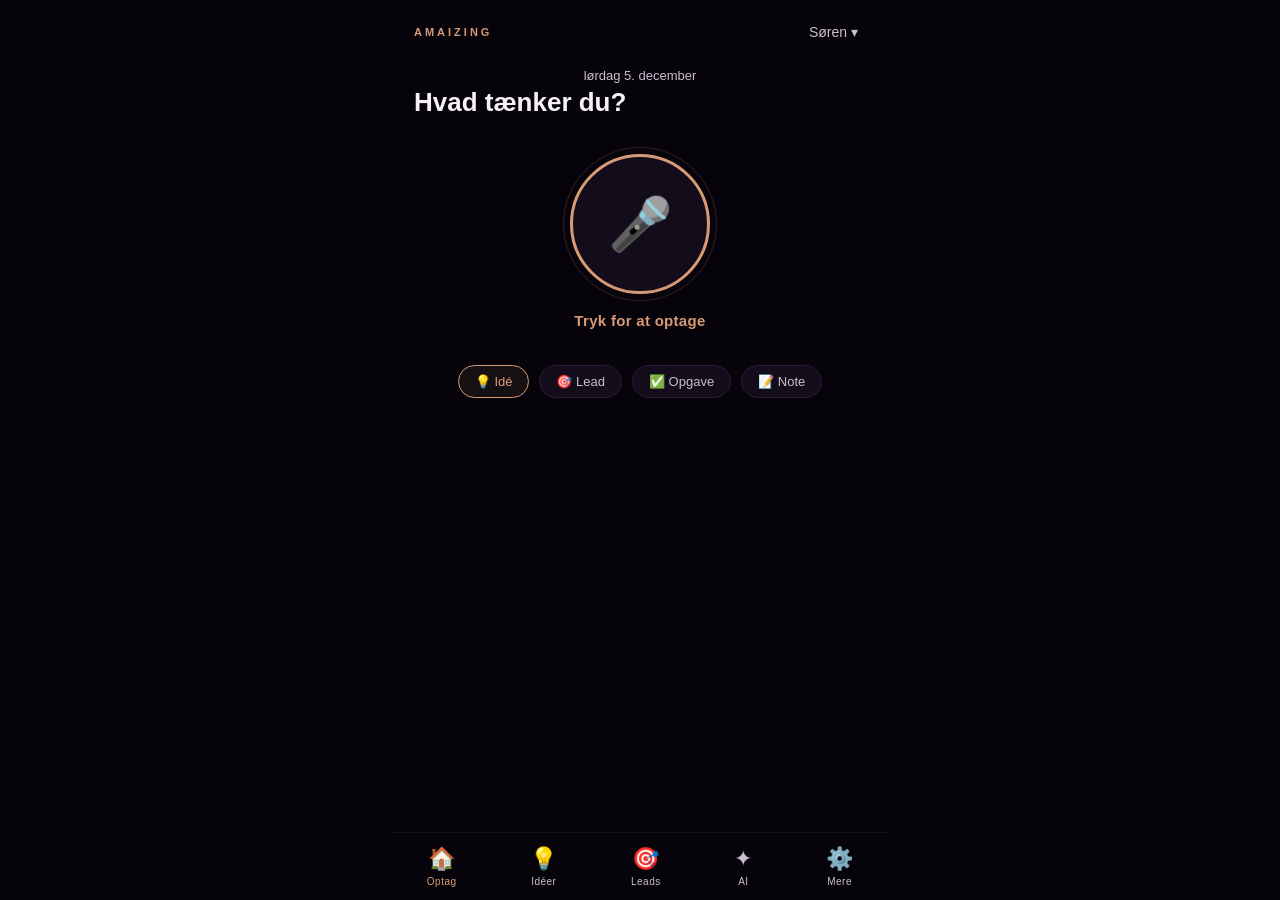
<file: amaizing-cockpit-v2.html>
<!DOCTYPE html>
<html lang="da">
<head>
  <meta charset="UTF-8">
  <meta name="viewport" content="width=device-width, initial-scale=1.0, maximum-scale=1.0">
  <meta name="theme-color" content="#06040a">
  <title>Amaizing Cockpit v2</title>
  <style>
*, *::before, *::after { box-sizing: border-box; margin: 0; padding: 0; }
:root {
  --bg: #06040a; --panel: #130c1b; --panel2: #1a1024;
  --copper: #d89a74; --copper-light: #f1c5a7; --white: #f5f1f7;
  --muted: #c9bfce; --purple: #7b3bb5; --danger: #e05555;
  --success: #5ab85a; --radius: 12px; --nav-height: 68px;
}
html, body { height: 100%; background: var(--bg); color: var(--white); font-family: -apple-system, BlinkMacSystemFont, 'Segoe UI', sans-serif; -webkit-font-smoothing: antialiased; font-size: 16px; }
#app { display: flex; flex-direction: column; min-height: calc(100vh - var(--nav-height)); padding-bottom: var(--nav-height); }
.app-header { display: flex; justify-content: space-between; align-items: center; padding: 20px 24px 8px; }
.logo { font-size: 11px; font-weight: 700; letter-spacing: 3px; color: var(--copper); }
.author-btn { background: none; border: none; color: var(--muted); font-size: 14px; cursor: pointer; padding: 4px 8px; }
.screen { display: none; padding: 16px 24px; flex: 1; }
.screen.active { display: block; }
.screen-greeting { color: var(--muted); font-size: 13px; margin-bottom: 4px; text-align: center; }
.screen-title { font-size: 26px; font-weight: 700; margin-bottom: 36px; }
.capture-area { display: flex; flex-direction: column; align-items: center; margin-bottom: 36px; }
.record-btn { width: 140px; height: 140px; border-radius: 50%; border: 3px solid var(--copper); background: var(--panel); font-size: 52px; cursor: pointer; transition: all 0.2s; margin-bottom: 18px; position: relative; display: flex; align-items: center; justify-content: center; }
.record-btn::before { content: ''; position: absolute; inset: -10px; border-radius: 50%; border: 1px solid rgba(216,154,116,0.2); pointer-events: none; }
.record-btn.recording { border-color: var(--danger); background: #1a0808; box-shadow: 0 0 40px rgba(224,85,85,0.3); }
.record-hint { color: var(--copper); font-size: 15px; font-weight: 600; letter-spacing: 0.3px; }
.record-timer { color: var(--muted); font-size: 16px; margin-top: 10px; }
.waveform { display: flex; align-items: center; gap: 4px; height: 36px; margin-top: 14px; }
.waveform span { width: 4px; background: var(--danger); border-radius: 2px; animation: wave 0.8s ease-in-out infinite alternate; }
.waveform span:nth-child(1){height:8px;animation-delay:0.0s}.waveform span:nth-child(2){height:22px;animation-delay:0.1s}.waveform span:nth-child(3){height:14px;animation-delay:0.2s}.waveform span:nth-child(4){height:30px;animation-delay:0.3s}.waveform span:nth-child(5){height:18px;animation-delay:0.4s}.waveform span:nth-child(6){height:26px;animation-delay:0.3s}.waveform span:nth-child(7){height:10px;animation-delay:0.2s}.waveform span:nth-child(8){height:24px;animation-delay:0.1s}.waveform span:nth-child(9){height:16px;animation-delay:0.0s}
@keyframes wave { from{transform:scaleY(0.5)} to{transform:scaleY(1.0)} }
.category-chips { display: flex; gap: 10px; flex-wrap: wrap; justify-content: center; margin-bottom: 24px; }
.chip { background: var(--panel); border: 1.5px solid #2a1e38; border-radius: 24px; padding: 8px 16px; color: var(--muted); font-size: 13px; cursor: pointer; transition: all 0.15s; }
.chip.active { border-color: var(--copper); color: var(--copper); background: rgba(216,154,116,0.08); }
.transcript-preview { background: var(--panel); border-radius: var(--radius); padding: 18px; margin-bottom: 16px; }
.transcript-text { color: var(--white); font-size: 16px; line-height: 1.6; margin-bottom: 16px; }
.transcript-actions { display: flex; gap: 10px; }
.btn-save { flex: 1; background: var(--copper); color: var(--bg); border: none; border-radius: 10px; padding: 13px; font-size: 15px; font-weight: 700; cursor: pointer; }
.btn-discard { background: var(--panel2); color: var(--muted); border: none; border-radius: 10px; padding: 13px 18px; font-size: 15px; cursor: pointer; }
.last-capture { background: var(--panel); border-left: 4px solid var(--purple); border-radius: 0 var(--radius) var(--radius) 0; padding: 14px; }
.ideas-header { display: flex; justify-content: space-between; align-items: center; margin-bottom: 16px; }
.btn-new-idea { background: var(--copper); color: var(--bg); border: none; border-radius: 8px; padding: 8px 16px; font-size: 13px; font-weight: 700; cursor: pointer; }
.filter-tabs { display: flex; gap: 14px; border-bottom: 1px solid var(--panel); padding-bottom: 12px; margin-bottom: 16px; overflow-x: auto; scrollbar-width: none; }
.filter-tab { background: none; border: none; color: var(--muted); font-size: 13px; cursor: pointer; white-space: nowrap; padding-bottom: 4px; border-bottom: 2px solid transparent; }
.filter-tab.active { color: var(--copper); border-bottom-color: var(--copper); }
.idea-card { background: var(--panel); border-radius: var(--radius); padding: 16px; margin-bottom: 12px; border-left: 4px solid var(--muted); position: relative; }
.idea-card[data-category="idea"]{border-left-color:var(--copper)}.idea-card[data-category="lead"]{border-left-color:var(--purple)}.idea-card[data-category="task"]{border-left-color:var(--success)}.idea-card[data-category="note"]{border-left-color:var(--muted)}
.idea-card-meta { display: flex; justify-content: space-between; align-items: center; margin-bottom: 10px; }
.idea-category-chip { font-size: 11px; background: var(--panel2); border-radius: 5px; padding: 4px 10px; color: var(--muted); }
.idea-date { font-size: 11px; color: var(--muted); }
.idea-text { font-size: 15px; font-weight: 500; color: var(--white); line-height: 1.55; margin-bottom: 8px; }
.idea-author { font-size: 12px; color: var(--muted); }
.idea-author-soren { color: var(--copper); } .idea-author-rooba { color: var(--purple); }
.idea-delete { position: absolute; top: 14px; right: 14px; background: none; border: none; color: var(--muted); font-size: 18px; cursor: pointer; opacity: 0; transition: opacity 0.15s; line-height: 1; }
.idea-card:hover .idea-delete { opacity: 1; }
.bottom-nav { position: fixed; bottom: 0; left: 0; right: 0; height: var(--nav-height); background: var(--bg); border-top: 1px solid var(--panel); display: flex; justify-content: space-around; align-items: center; z-index: 100; }
.nav-btn { background: none; border: none; color: var(--muted); font-size: 22px; display: flex; flex-direction: column; align-items: center; gap: 4px; cursor: pointer; padding: 8px 20px; transition: color 0.15s; }
.nav-btn.active { color: var(--copper); }
.nav-btn span { font-size: 10px; letter-spacing: 0.5px; }
.settings-section { margin-bottom: 28px; }
.settings-label { color: var(--muted); font-size: 11px; letter-spacing: 1.5px; text-transform: uppercase; margin-bottom: 14px; display: block; }
.author-options { display: flex; gap: 12px; }
.author-option { flex: 1; background: var(--panel); border: 1.5px solid #2a1e38; border-radius: 10px; padding: 16px; color: var(--muted); font-size: 15px; cursor: pointer; text-align: center; transition: all 0.15s; }
.author-option.active { border-color: var(--copper); color: var(--copper); background: rgba(216,154,116,0.06); }
.settings-input { width: 100%; background: var(--panel2); border: 1.5px solid #2a1e38; border-radius: 8px; padding: 10px 12px; color: var(--white); font-size: 14px; outline: none; }
.settings-input:focus { border-color: var(--copper); }
.toast { position: fixed; bottom: calc(var(--nav-height) + 20px); left: 50%; transform: translateX(-50%); background: var(--panel); color: var(--white); padding: 12px 24px; border-radius: 12px; font-size: 14px; z-index: 200; border: 1px solid var(--copper); white-space: nowrap; transition: opacity 0.3s; }
.hidden { display: none !important; }
/* AI */
.screen-ai { display: none; flex-direction: column; padding: 0; height: calc(100vh - var(--nav-height)); }
.screen-ai.active { display: flex; }
.ai-context-bar { display: flex; gap: 8px; padding: 12px 16px 6px; border-bottom: 1px solid rgba(255,255,255,0.06); align-items: center; }
.ai-ctx-btn { background: none; border: 1.5px solid transparent; border-radius: 20px; padding: 5px 14px; color: var(--muted); font-size: 12px; font-weight: 600; cursor: pointer; transition: all 0.15s; }
.ai-ctx-btn.active { border-color: var(--copper); color: var(--copper); }
.ai-clear-btn { margin-left: auto; background: none; border: none; color: var(--muted); font-size: 18px; cursor: pointer; }
.ai-provider-bar { display: flex; gap: 6px; padding: 8px 16px 6px; border-bottom: 1px solid rgba(255,255,255,0.06); }
.ai-provider-btn { flex: 1; padding: 7px 4px; border-radius: 8px; border: 1.5px solid transparent; background: var(--panel2); color: var(--muted); font-size: 11px; font-weight: 600; letter-spacing: 0.5px; cursor: pointer; transition: all 0.15s; }
.ai-provider-btn[data-provider="auto"].active { border-color: var(--copper); color: var(--copper); }
.ai-provider-btn[data-provider="claude"].active { border-color: #d89a74; color: #d89a74; }
.ai-provider-btn[data-provider="openai"].active { border-color: #10a37f; color: #10a37f; }
.ai-provider-btn[data-provider="perplexity"].active { border-color: #20b2aa; color: #20b2aa; }
.ai-messages { flex: 1; overflow-y: auto; padding: 16px; display: flex; flex-direction: column; gap: 12px; }
.ai-welcome { display: flex; flex-direction: column; align-items: center; justify-content: center; flex: 1; padding: 40px 20px; text-align: center; }
.ai-welcome-logo { width: 56px; height: 56px; border-radius: 50%; background: var(--panel); border: 2px solid var(--copper); display: flex; align-items: center; justify-content: center; font-size: 22px; font-weight: 700; color: var(--copper); margin-bottom: 16px; }
.ai-welcome-text { font-size: 18px; font-weight: 600; color: var(--white); margin-bottom: 8px; }
.ai-welcome-sub { font-size: 13px; color: var(--muted); }
.ai-msg { display: flex; flex-direction: column; max-width: 88%; }
.ai-msg--user { align-self: flex-end; }
.ai-msg--ai { align-self: flex-start; }
.ai-bubble { padding: 12px 16px; border-radius: 16px; font-size: 15px; line-height: 1.6; }
.ai-msg--user .ai-bubble { background: var(--copper); color: var(--bg); border-radius: 16px 16px 4px 16px; }
.ai-msg--ai .ai-bubble { background: var(--panel); color: var(--white); border-radius: 16px 16px 16px 4px; border: 1px solid rgba(255,255,255,0.06); }
.ai-bubble h2,.ai-bubble h3{margin:10px 0 4px;font-size:14px}.ai-bubble p{margin:6px 0}.ai-bubble ul{margin:6px 0 6px 16px}.ai-bubble li{margin:3px 0}.ai-bubble pre{background:rgba(0,0,0,0.4);border-radius:6px;padding:10px;margin:8px 0;overflow-x:auto}.ai-bubble code{font-family:monospace;font-size:12px}.ai-bubble strong{color:var(--white)}
.ai-msg-meta { display: flex; align-items: center; gap: 8px; margin-top: 4px; padding: 0 4px; }
.ai-model-tag { font-size: 10px; border: 1px solid; border-radius: 4px; padding: 2px 6px; }
.ai-msg-meta span { font-size: 10px; color: var(--muted); }
.ai-typing { display: flex; gap: 5px; align-items: center; padding: 4px 0; }
.ai-typing span { width: 7px; height: 7px; border-radius: 50%; background: var(--muted); animation: bounce 1.2s infinite; }
.ai-typing span:nth-child(2){animation-delay:0.2s}.ai-typing span:nth-child(3){animation-delay:0.4s}
@keyframes bounce { 0%,80%,100%{transform:scale(0.8);opacity:0.4} 40%{transform:scale(1.1);opacity:1} }
.ai-input-area { padding: 10px 16px 12px; border-top: 1px solid rgba(255,255,255,0.06); }
.ai-input-row { display: flex; gap: 8px; align-items: flex-end; }
.ai-textarea { flex: 1; background: var(--panel2); border: 1.5px solid rgba(255,255,255,0.1); border-radius: 12px; padding: 10px 14px; color: var(--white); font-size: 15px; resize: none; outline: none; max-height: 120px; line-height: 1.5; }
.ai-textarea:focus { border-color: var(--copper); }
.ai-mic-btn,.ai-send-btn { width: 40px; height: 40px; border-radius: 50%; border: none; cursor: pointer; font-size: 16px; display: flex; align-items: center; justify-content: center; flex-shrink: 0; }
.ai-mic-btn { background: var(--panel2); color: var(--muted); }
.ai-mic-btn.recording { background: var(--danger); color: var(--white); }
.ai-send-btn { background: var(--copper); color: var(--bg); font-weight: 700; }
.ai-send-btn:disabled { opacity: 0.4; cursor: default; }
.ai-status-row { display: flex; align-items: center; gap: 8px; min-height: 18px; margin-top: 4px; }
.ai-model-badge { font-size: 11px; color: var(--muted); }
/* API-nøgle blok */
.api-key-block { border: 1px solid rgba(255,255,255,0.08); border-radius: 10px; padding: 14px; margin-bottom: 12px; }
.api-key-block .provider-label { font-size: 11px; font-weight: 700; letter-spacing: 1px; margin-bottom: 8px; }
.api-key-block[data-p="claude"] .provider-label{color:#d89a74}.api-key-block[data-p="openai"] .provider-label{color:#10a37f}.api-key-block[data-p="perplexity"] .provider-label{color:#20b2aa}
.provider-hint { font-size: 10px; color: var(--muted); margin-bottom: 8px; }
.api-key-row { display: flex; gap: 8px; align-items: center; }
.api-key-row input { flex: 1; }
.api-key-status { font-size: 11px; color: var(--success); margin-top: 4px; min-height: 16px; }
.settings-save-btn { background: var(--panel2); border: 1.5px solid var(--copper); border-radius: 8px; color: var(--copper); padding: 8px 14px; font-size: 13px; cursor: pointer; white-space: nowrap; }
/* Produkter */
.product-card { background: var(--panel); border-radius: var(--radius); padding: 20px; margin-bottom: 16px; }
.product-header { display: flex; align-items: center; gap: 14px; margin-bottom: 16px; }
.product-icon { font-size: 28px; }
.product-name { font-size: 16px; font-weight: 700; color: var(--white); }
.product-desc { font-size: 13px; color: var(--muted); margin-top: 4px; }
.product-actions { display: flex; gap: 10px; }
.product-btn { flex: 1; text-align: center; padding: 11px; border-radius: 10px; font-size: 14px; text-decoration: none; cursor: pointer; border: none; }
.product-btn--primary { background: var(--copper); color: var(--bg); font-weight: 700; }
@media (min-width:600px) { #app{max-width:500px;margin:0 auto} .bottom-nav{max-width:500px;left:50%;transform:translateX(-50%)} }
  </style>
</head>
<body>
  <div id="app">
    <header class="app-header">
      <span class="logo">AMAIZING</span>
      <button class="author-btn" id="authorBtn">Søren ▾</button>
    </header>

    <!-- Capture -->
    <main id="screen-capture" class="screen active">
      <p class="screen-greeting" id="greeting"></p>
      <h1 class="screen-title">Hvad tænker du?</h1>
      <div class="capture-area">
        <button class="record-btn" id="recordBtn" aria-label="Optag tanke">
          <span class="record-icon">🎤</span>
        </button>
        <p class="record-hint" id="recordHint">Tryk for at optage</p>
        <div class="record-timer hidden" id="recordTimer">0:00</div>
        <div class="waveform hidden" id="waveform">
          <span></span><span></span><span></span><span></span><span></span>
          <span></span><span></span><span></span><span></span>
        </div>
      </div>
      <div class="category-chips">
        <button class="chip active" data-category="idea">💡 Idé</button>
        <button class="chip" data-category="lead">🎯 Lead</button>
        <button class="chip" data-category="task">✅ Opgave</button>
        <button class="chip" data-category="note">📝 Note</button>
      </div>
      <div class="transcript-preview hidden" id="transcriptPreview">
        <p class="transcript-text" id="transcriptText"></p>
        <div class="transcript-actions">
          <button class="btn-save" id="saveBtn">Gem</button>
          <button class="btn-discard" id="discardBtn">Slet</button>
        </div>
      </div>
      <div class="last-capture hidden" id="lastCapture"></div>
    </main>

    <!-- Idé-board -->
    <main id="screen-ideas" class="screen">
      <div class="ideas-header">
        <h1 class="screen-title" style="margin-bottom:0">Idé-board</h1>
        <button class="btn-new-idea" id="newIdeaBtn">+ Ny note</button>
      </div>
      <div class="filter-tabs" id="filterTabs">
        <button class="filter-tab active" data-filter="all">Alle</button>
        <button class="filter-tab" data-filter="idea">💡 Idéer</button>
        <button class="filter-tab" data-filter="lead">🎯 Leads</button>
        <button class="filter-tab" data-filter="task">✅ Opgaver</button>
        <button class="filter-tab" data-filter="note">📝 Noter</button>
      </div>
      <div class="ideas-list" id="ideasList"></div>
    </main>

    <!-- AI Chat -->
    <main id="screen-ai" class="screen screen-ai">
      <div class="ai-context-bar">
        <button class="ai-ctx-btn active" data-ctx="amaizing">Amaizing</button>
        <button class="ai-ctx-btn" data-ctx="privat">Privat</button>
        <button class="ai-clear-btn" id="aiClearBtn" title="Ny samtale">↺</button>
      </div>
      <div class="ai-provider-bar">
        <button class="ai-provider-btn active" data-provider="auto">✦ Auto</button>
        <button class="ai-provider-btn" data-provider="claude">Claude</button>
        <button class="ai-provider-btn" data-provider="openai">ChatGPT</button>
        <button class="ai-provider-btn" data-provider="perplexity">🔍 Søg</button>
      </div>
      <div class="ai-messages" id="aiMessages">
        <div class="ai-welcome">
          <div class="ai-welcome-logo">A</div>
          <p class="ai-welcome-text">Hvad kan jeg hjælpe med?</p>
          <p class="ai-welcome-sub">Auto vælger den bedste AI til din opgave.</p>
        </div>
      </div>
      <div class="ai-input-area">
        <div class="ai-input-row">
          <textarea id="aiInput" class="ai-textarea" placeholder="Skriv her…" rows="1" maxlength="8000"></textarea>
          <button class="ai-mic-btn" id="aiMicBtn" aria-label="Taleindtastning">🎤</button>
          <button class="ai-send-btn" id="aiSendBtn" aria-label="Send">▲</button>
        </div>
        <div class="ai-status-row">
          <span class="ai-model-badge" id="aiModelBadge"></span>
        </div>
      </div>
    </main>

    <!-- Produkter -->
    <main id="screen-products" class="screen">
      <h1 class="screen-title">Produkter</h1>
      <div class="product-card">
        <div class="product-header">
          <span class="product-icon">⚙️</span>
          <div>
            <div class="product-name">CAD Optimering</div>
            <div class="product-desc">Automatisering af CAD-tegningsprocesser med iLogic og AI</div>
          </div>
        </div>
      </div>
    </main>

    <!-- Indstillinger -->
    <main id="screen-settings" class="screen">
      <h1 class="screen-title">Indstillinger</h1>
      <div class="settings-section">
        <label class="settings-label">Hvem er du?</label>
        <div class="author-options">
          <button class="author-option active" data-author="Søren">Søren</button>
          <button class="author-option" data-author="Rooba">Rooba</button>
        </div>
      </div>
      <div class="settings-section">
        <label class="settings-label">API-nøgler</label>
        <p style="font-size:12px;color:var(--muted);margin-bottom:14px">Nøgler gemmes lokalt i browseren. Du betaler kun hvad du bruger.</p>
        <div class="api-key-block" data-p="claude">
          <div class="provider-label">CLAUDE (Anthropic)</div>
          <div class="provider-hint">console.anthropic.com → API Keys · Starter med sk-ant-<br>
            <strong style="color:var(--copper)">Betal pr. token — ikke månedligt abonnement.</strong>
          </div>
          <div class="api-key-row">
            <input type="password" id="apiKey_claude" class="settings-input" placeholder="sk-ant-…" autocomplete="off"/>
            <button class="settings-save-btn" id="saveKey_claude">Gem</button>
          </div>
          <div class="api-key-status" id="keyStatus_claude"></div>
        </div>
        <div class="api-key-block" data-p="openai">
          <div class="provider-label">CHATGPT (OpenAI)</div>
          <div class="provider-hint">platform.openai.com → API Keys · Starter med sk-</div>
          <div class="api-key-row">
            <input type="password" id="apiKey_openai" class="settings-input" placeholder="sk-…" autocomplete="off"/>
            <button class="settings-save-btn" id="saveKey_openai">Gem</button>
          </div>
          <div class="api-key-status" id="keyStatus_openai"></div>
        </div>
        <div class="api-key-block" data-p="perplexity">
          <div class="provider-label">SØG (Perplexity)</div>
          <div class="provider-hint">perplexity.ai/settings/api → Starter med pplx-</div>
          <div class="api-key-row">
            <input type="password" id="apiKey_perplexity" class="settings-input" placeholder="pplx-…" autocomplete="off"/>
            <button class="settings-save-btn" id="saveKey_perplexity">Gem</button>
          </div>
          <div class="api-key-status" id="keyStatus_perplexity"></div>
        </div>
        <div class="api-key-block" data-p="hubspot" style="border-color:rgba(255,122,0,0.3)">
          <div class="provider-label" style="color:#ff7a00">HUBSPOT CRM</div>
          <div class="provider-hint">app.hubspot.com → Indstillinger → Integrationer → Service Keys · Starter med pat-</div>
          <div class="api-key-row">
            <input type="password" id="apiKey_hubspot" class="settings-input" placeholder="pat-…" autocomplete="off"/>
            <button class="settings-save-btn" id="saveKey_hubspot" style="border-color:#ff7a00;color:#ff7a00">Gem</button>
          </div>
          <div class="api-key-status" id="keyStatus_hubspot"></div>
        </div>
      </div>
    </main>

    <!-- Leads -->
    <main id="screen-leads" class="screen">
      <h1 class="screen-title">Leads</h1>
      <div id="leadsPipeline" style="background:var(--panel);border-radius:var(--radius);padding:16px;margin-bottom:20px">
        <div style="color:var(--muted);font-size:14px;text-align:center;padding:12px 0" id="pipelineMsg">Tilføj HubSpot token under <strong>Mere → Indstillinger</strong></div>
      </div>
      <div style="font-size:11px;color:var(--muted);letter-spacing:1.5px;text-transform:uppercase;margin-bottom:12px">Seneste leads</div>
      <div id="leadsRecentList"></div>
      <button onclick="loadHubSpotLeads()" style="width:100%;margin-top:8px;padding:12px;background:transparent;border:1px solid #ff7a00;color:#ff7a00;border-radius:var(--radius);font-size:14px;cursor:pointer">Opdater</button>
    </main>
  </div>

  <nav class="bottom-nav">
    <button class="nav-btn active" data-screen="capture">🏠<span>Optag</span></button>
    <button class="nav-btn" data-screen="ideas">💡<span>Idéer</span></button>
    <button class="nav-btn" data-screen="leads">🎯<span>Leads</span></button>
    <button class="nav-btn nav-btn--ai" data-screen="ai">✦<span>AI</span></button>
    <button class="nav-btn" data-screen="settings">⚙️<span>Mere</span></button>
  </nav>

  <div class="toast hidden" id="toast"></div>

  <script>
// ── Store ─────────────────────────────────────────────────
const STORAGE_KEY = 'amaizing_items';
const AUTHOR_KEY  = 'amaizing_author';

function getAuthor() { return localStorage.getItem(AUTHOR_KEY) || 'Søren'; }
function setAuthor(name) { localStorage.setItem(AUTHOR_KEY, name); }
function getAll() { try { return JSON.parse(localStorage.getItem(STORAGE_KEY) || '[]'); } catch { return []; } }
function saveItem(item) {
  const items = getAll();
  const newItem = { id: crypto.randomUUID(), text: item.text.trim(), category: item.category || 'note', author: item.author || getAuthor(), created: new Date().toISOString() };
  items.unshift(newItem);
  localStorage.setItem(STORAGE_KEY, JSON.stringify(items));
  return newItem;
}
function removeItem(id) { localStorage.setItem(STORAGE_KEY, JSON.stringify(getAll().filter(i => i.id !== id))); }
function getByCategory(cat) { const all = getAll(); return cat === 'all' ? all : all.filter(i => i.category === cat); }

// ── Navigation ────────────────────────────────────────────
const navBtns = document.querySelectorAll('.nav-btn');
const screens = document.querySelectorAll('.screen');
function showScreen(name) {
  screens.forEach(s => s.classList.toggle('active', s.id === 'screen-' + name));
  navBtns.forEach(b => b.classList.toggle('active', b.dataset.screen === name));
  if (name === 'ideas') renderIdeas();
  if (name === 'leads') loadHubSpotLeads();
}
navBtns.forEach(btn => btn.addEventListener('click', () => showScreen(btn.dataset.screen)));

// ── Forfatter ─────────────────────────────────────────────
const authorBtn = document.getElementById('authorBtn');
function updateAuthorUI() {
  const a = getAuthor();
  authorBtn.textContent = a + ' ▾';
  document.querySelectorAll('.author-option').forEach(b => b.classList.toggle('active', b.dataset.author === a));
}
document.querySelectorAll('.author-option').forEach(btn => {
  btn.addEventListener('click', () => { setAuthor(btn.dataset.author); updateAuthorUI(); });
});
authorBtn.addEventListener('click', () => showScreen('settings'));
updateAuthorUI();

// ── Capture / optagelse ───────────────────────────────────
const recordBtn   = document.getElementById('recordBtn');
const recordHint  = document.getElementById('recordHint');
const recordTimer = document.getElementById('recordTimer');
const waveform    = document.getElementById('waveform');
const transcriptPreview = document.getElementById('transcriptPreview');
const transcriptText    = document.getElementById('transcriptText');
const saveBtn    = document.getElementById('saveBtn');
const discardBtn = document.getElementById('discardBtn');
const lastCapture = document.getElementById('lastCapture');
const chips = document.querySelectorAll('.chip');
const greeting = document.getElementById('greeting');

greeting.textContent = new Date().toLocaleDateString('da-DK', { weekday: 'long', day: 'numeric', month: 'long' });

let isRecording = false, timerInterval = null, seconds = 0, currentText = '', selectedCategory = 'idea';
let captureMediaRecorder = null, captureChunks = [];
let sharedMicStream = null;

async function getMicStream() {
  if (sharedMicStream && sharedMicStream.active) return sharedMicStream;
  sharedMicStream = await navigator.mediaDevices.getUserMedia({ audio: true });
  return sharedMicStream;
}

// Bed om adgang med det samme så der kun spørges én gang
getMicStream().catch(() => {});

chips.forEach(chip => chip.addEventListener('click', () => {
  chips.forEach(c => c.classList.remove('active'));
  chip.classList.add('active');
  selectedCategory = chip.dataset.category;
}));

function startTimer() {
  seconds = 0; recordTimer.textContent = '0:00'; recordTimer.classList.remove('hidden');
  timerInterval = setInterval(() => { seconds++; recordTimer.textContent = Math.floor(seconds/60)+':'+(seconds%60).toString().padStart(2,'0'); }, 1000);
}
function stopTimer() { clearInterval(timerInterval); recordTimer.classList.add('hidden'); }

async function whisperTranscribe(blob) {
  let key = localStorage.getItem('amz_key_openai');
  if (!key) {
    key = prompt('Indtast din OpenAI API-nøgle (gemmes lokalt):');
    if (!key || !key.trim()) return null;
    key = key.trim();
    localStorage.setItem('amz_key_openai', key);
    const inp = document.getElementById('apiKey_openai');
    const sta = document.getElementById('keyStatus_openai');
    if (inp) inp.value = key;
    if (sta) sta.textContent = '✓ Gemt';
  }
  const fd = new FormData();
  fd.append('file', blob, 'audio.webm');
  fd.append('model', 'whisper-1');
  fd.append('language', 'da');
  const res = await fetch('https://api.openai.com/v1/audio/transcriptions', {
    method: 'POST',
    headers: { 'Authorization': 'Bearer ' + key },
    body: fd,
  });
  if (!res.ok) { const e = await res.json().catch(()=>({})); throw new Error(e?.error?.message || 'Whisper HTTP ' + res.status); }
  const d = await res.json();
  return d.text || '';
}

recordBtn.addEventListener('click', () => {
  if (isRecording) stopRecording(); else startRecording();
});

let captureSR = null, captureInterim = '';
const SRClass = window.SpeechRecognition || window.webkitSpeechRecognition;
if (SRClass) {
  captureSR = new SRClass();
  captureSR.lang = 'da-DK'; captureSR.continuous = true; captureSR.interimResults = true;
  captureSR.onresult = e => {
    let interim = '';
    for (let i = e.resultIndex; i < e.results.length; i++) {
      if (e.results[i].isFinal) captureInterim += e.results[i][0].transcript + ' ';
      else interim += e.results[i][0].transcript;
    }
    transcriptText.innerHTML =
      (captureInterim ? '<span>' + esc(captureInterim) + '</span>' : '') +
      (interim ? '<span style="color:var(--muted)">' + esc(interim) + '</span>' : '');
  };
  captureSR.onerror = e => { if (e.error !== 'no-speech' && e.error !== 'aborted') {} };
  captureSR.onend = () => { if (isRecording) { try { captureSR.start(); } catch(e) {} } };
}

async function startRecording() {
  let stream;
  try { stream = await getMicStream(); }
  catch { showToast('Mikrofon-adgang nægtet'); return; }
  captureChunks = []; captureInterim = '';
  captureMediaRecorder = new MediaRecorder(stream);
  captureMediaRecorder.ondataavailable = e => { if (e.data.size > 0) captureChunks.push(e.data); };
  captureMediaRecorder.start();
  if (captureSR) { try { captureSR.start(); } catch(e) {} }
  isRecording = true;
  currentText = '';
  transcriptText.textContent = '…';
  transcriptPreview.classList.remove('hidden');
  recordBtn.classList.add('recording'); recordBtn.querySelector('.record-icon').textContent = '⏹';
  recordHint.textContent = 'Tryk for at stoppe';
  waveform.classList.remove('hidden');
  startTimer();
}

async function stopRecording() {
  if (!isRecording) return;
  isRecording = false;
  if (captureSR) { try { captureSR.stop(); } catch(e) {} }
  recordBtn.classList.remove('recording'); recordBtn.querySelector('.record-icon').textContent = '🎤';
  recordHint.textContent = 'Tryk for at optage';
  waveform.classList.add('hidden'); stopTimer();
  transcriptText.innerHTML = (captureInterim ? '<span>' + esc(captureInterim) + '</span>' : '') + '<span style="color:var(--muted)"> ⏳ forbedrer med Whisper…</span>';

  captureMediaRecorder.stop();
  // Luk IKKE stream — den genbruges
  await new Promise(r => captureMediaRecorder.onstop = r);
  const blob = new Blob(captureChunks, { type: 'audio/webm' });
  try {
    const text = await whisperTranscribe(blob);
    currentText = text || captureInterim.trim();
    transcriptText.textContent = currentText || '(ingen tekst genkændt)';
    if (currentText) transcriptPreview.classList.remove('hidden');
  } catch(err) {
    currentText = captureInterim.trim();
    transcriptText.textContent = currentText || 'Whisper fejlede: ' + err.message;
  }
}

saveBtn.addEventListener('click', async () => {
  if (!currentText.trim()) return;
  const item = saveItem({ text: currentText, category: selectedCategory, author: getAuthor() });
  transcriptPreview.classList.add('hidden'); currentText = '';
  const labels = { idea: '💡 Idé', lead: '🎯 Lead', task: '✅ Opgave', note: '📝 Note' };
  const time = new Date(item.created).toLocaleTimeString('da-DK', { hour: '2-digit', minute: '2-digit' });
  lastCapture.innerHTML = '<div style="color:var(--muted);font-size:10px;margin-bottom:6px">SENESTE · '+time+' · '+esc(item.author)+'</div><div style="color:var(--white);font-size:13px;line-height:1.5">"'+esc(item.text)+'"</div><div style="margin-top:8px"><span class="idea-category-chip">'+(labels[item.category]||item.category)+'</span></div>';
  lastCapture.classList.remove('hidden');
  if (item.category === 'lead' && hsToken()) {
    showToast('Gemmer i HubSpot…');
    const result = await hsCreateCompany(item.text, item.author);
    showToast(result ? 'Lead gemt i HubSpot ✓' : 'Gemt lokalt (HubSpot fejlede)');
  } else {
    showToast('Gemt ✓');
  }
});
discardBtn.addEventListener('click', () => { transcriptPreview.classList.add('hidden'); currentText = ''; });

// ── Idé-board ─────────────────────────────────────────────
let activeFilter = 'all';
function renderIdeas() {
  const list = document.getElementById('ideasList');
  const items = getByCategory(activeFilter);
  if (!items.length) { list.innerHTML = '<p style="color:var(--muted);text-align:center;padding:40px 0;font-size:14px">Ingen poster endnu</p>'; return; }
  const labels = { idea: '💡 Idé', lead: '🎯 Lead', task: '✅ Opgave', note: '📝 Note' };
  list.innerHTML = items.map(i => {
    const d = new Date(i.created), today = new Date();
    const dateStr = d.toDateString()===today.toDateString() ? 'i dag '+d.toLocaleTimeString('da-DK',{hour:'2-digit',minute:'2-digit'}) : d.toLocaleDateString('da-DK',{day:'numeric',month:'short'});
    return '<div class="idea-card" data-category="'+esc(i.category)+'" data-id="'+esc(i.id)+'"><button class="idea-delete" data-id="'+esc(i.id)+'">✕</button><div class="idea-card-meta"><span class="idea-category-chip">'+(labels[i.category]||esc(i.category))+'</span><span class="idea-date">'+dateStr+'</span></div><p class="idea-text">'+esc(i.text)+'</p><span class="idea-author '+(i.author==='Søren'?'idea-author-soren':'idea-author-rooba')+'">'+esc(i.author)+'</span></div>';
  }).join('');
  list.querySelectorAll('.idea-delete').forEach(btn => btn.addEventListener('click', e => { e.stopPropagation(); removeItem(btn.dataset.id); renderIdeas(); }));
}
document.querySelectorAll('.filter-tab').forEach(tab => {
  tab.addEventListener('click', () => {
    document.querySelectorAll('.filter-tab').forEach(t => t.classList.remove('active'));
    tab.classList.add('active'); activeFilter = tab.dataset.filter; renderIdeas();
  });
});
document.getElementById('newIdeaBtn').addEventListener('click', () => {
  const text = prompt('Skriv din note:');
  if (text && text.trim()) { saveItem({ text: text.trim(), category: 'note', author: getAuthor() }); renderIdeas(); }
});

// ── AI Chat ───────────────────────────────────────────────
const PROVIDERS = {
  claude:     { label:'Claude',   color:'#d89a74', models:{ fast:{id:'claude-haiku-4-5',label:'Haiku'}, smart:{id:'claude-sonnet-4-6',label:'Sonnet'}, power:{id:'claude-opus-4-8',label:'Opus'} } },
  openai:     { label:'ChatGPT',  color:'#10a37f', models:{ fast:{id:'gpt-4o-mini',label:'GPT-4o mini'}, smart:{id:'gpt-4o',label:'GPT-4o'}, power:{id:'gpt-4o',label:'GPT-4o'} } },
  perplexity: { label:'Søg',      color:'#20b2aa', models:{ fast:{id:'sonar',label:'Sonar'}, smart:{id:'sonar',label:'Sonar'}, power:{id:'sonar-pro',label:'Sonar Pro'} } },
};
const SYSTEM_AMAIZING = 'Du er Amaizings interne AI-assistent. Amaizing er en dansk AI-konsulentvirksomhed ejet af Søren Madsen (teknik) og Rooba Sivagnanam (salg). Rooba er mand. Vi hjælper virksomheder med AI og automatisering. Tone: konkret, direkte. Svar på dansk.';
const SYSTEM_PRIVAT   = 'Du er en personlig AI-assistent for Søren Madsen. Svar frit og hjælpsomt på dansk.';

function routeProvider(text, sel) {
  if (sel !== 'auto') return sel;
  if (/nyheder|aktuel|i dag|seneste|2025|2026|kurs|pris på|vejr/i.test(text)) return 'perplexity';
  if (/script|kode|javascript|python|funktion|debug|sql|html|css/i.test(text)) return 'openai';
  return 'claude';
}
function routeTier(text) {
  if (/strategi|analyse|rapport|tilbud|præsentation|roadmap|kontrakt|budget/i.test(text) || text.length > 700) return 'power';
  if (text.length > 200) return 'smart';
  return 'fast';
}

async function callClaude(messages, system, tier) {
  const key = localStorage.getItem('amz_key_claude');
  if (!key) throw new Error('Ingen Claude API-nøgle — gå til Indstillinger (⚙️)');
  const res = await fetch('https://api.anthropic.com/v1/messages', {
    method:'POST',
    headers:{'Content-Type':'application/json','x-api-key':key,'anthropic-version':'2023-06-01','anthropic-dangerous-direct-browser-calls':'true'},
    body:JSON.stringify({model:PROVIDERS.claude.models[tier].id, max_tokens:2048, system, messages})
  });
  if (!res.ok) { const e = await res.json().catch(()=>({})); throw new Error(e?.error?.message||'Claude HTTP '+res.status); }
  const d = await res.json();
  return { text: d.content?.[0]?.text ?? '', label: PROVIDERS.claude.models[tier].label };
}
async function callOpenAI(messages, system, tier) {
  const key = localStorage.getItem('amz_key_openai');
  if (!key) throw new Error('Ingen OpenAI API-nøgle — gå til Indstillinger (⚙️)');
  const res = await fetch('https://api.openai.com/v1/chat/completions', {
    method:'POST',
    headers:{'Content-Type':'application/json','Authorization':'Bearer '+key},
    body:JSON.stringify({model:PROVIDERS.openai.models[tier].id, max_tokens:2048, messages:[{role:'system',content:system},...messages]})
  });
  if (!res.ok) { const e = await res.json().catch(()=>({})); throw new Error(e?.error?.message||'OpenAI HTTP '+res.status); }
  const d = await res.json();
  return { text: d.choices?.[0]?.message?.content ?? '', label: PROVIDERS.openai.models[tier].label };
}
async function callPerplexity(messages, system, tier) {
  const key = localStorage.getItem('amz_key_perplexity');
  if (!key) throw new Error('Ingen Perplexity API-nøgle — gå til Indstillinger (⚙️)');
  const res = await fetch('https://api.perplexity.ai/chat/completions', {
    method:'POST',
    headers:{'Content-Type':'application/json','Authorization':'Bearer '+key},
    body:JSON.stringify({model:PROVIDERS.perplexity.models[tier].id, max_tokens:2048, messages:[{role:'system',content:system},...messages]})
  });
  if (!res.ok) { const e = await res.json().catch(()=>({})); throw new Error(e?.error?.message||'Perplexity HTTP '+res.status); }
  const d = await res.json();
  return { text: d.choices?.[0]?.message?.content ?? '', label: PROVIDERS.perplexity.models[tier].label };
}

function renderMd(text) {
  return text
    .replace(/&/g,'&amp;').replace(/</g,'&lt;').replace(/>/g,'&gt;')
    .replace(/```[\w]*\n?([\s\S]*?)```/g,'<pre><code>$1</code></pre>')
    .replace(/`([^`]+)`/g,'<code>$1</code>')
    .replace(/\*\*(.+?)\*\*/g,'<strong>$1</strong>')
    .replace(/\*(.+?)\*/g,'<em>$1</em>')
    .replace(/^### (.+)$/gm,'<h3>$1</h3>').replace(/^## (.+)$/gm,'<h2>$1</h2>')
    .replace(/^[-*] (.+)$/gm,'<li>$1</li>')
    .replace(/\n\n/g,'</p><p>')
    .replace(/(.+)(?!>)$/gm, m => m.startsWith('<') ? m : '<p>'+m+'</p>');
}

// Migrer v1 nøgle
const v1 = localStorage.getItem('amz_api_key');
if (v1 && !localStorage.getItem('amz_key_claude')) localStorage.setItem('amz_key_claude', v1);

let chatHistory = [], currentCtx = 'amaizing', currentProvider = 'auto', isLoading = false;

const messagesEl = document.getElementById('aiMessages');
const inputEl    = document.getElementById('aiInput');
const sendBtn    = document.getElementById('aiSendBtn');
const micBtn     = document.getElementById('aiMicBtn');
const clearBtn   = document.getElementById('aiClearBtn');
const modelBadge = document.getElementById('aiModelBadge');

document.querySelectorAll('.ai-ctx-btn').forEach(btn => btn.addEventListener('click', () => {
  document.querySelectorAll('.ai-ctx-btn').forEach(b => b.classList.remove('active'));
  btn.classList.add('active'); currentCtx = btn.dataset.ctx;
}));
document.querySelectorAll('.ai-provider-btn').forEach(btn => btn.addEventListener('click', () => {
  document.querySelectorAll('.ai-provider-btn').forEach(b => b.classList.remove('active'));
  btn.classList.add('active'); currentProvider = btn.dataset.provider;
}));
clearBtn.addEventListener('click', () => { chatHistory = []; messagesEl.innerHTML = welcomeHTML(); modelBadge.textContent = ''; });

function welcomeHTML() { return '<div class="ai-welcome"><div class="ai-welcome-logo">A</div><p class="ai-welcome-text">Hvad kan jeg hjælpe med?</p><p class="ai-welcome-sub">Auto vælger den bedste AI til din opgave.</p></div>'; }

inputEl.addEventListener('input', () => { inputEl.style.height = 'auto'; inputEl.style.height = Math.min(inputEl.scrollHeight, 120)+'px'; });
inputEl.addEventListener('keydown', e => { if (e.key==='Enter' && !e.shiftKey) { e.preventDefault(); sendMessage(); } });
sendBtn.addEventListener('click', sendMessage);

async function sendMessage() {
  const text = inputEl.value.trim();
  if (!text || isLoading) return;
  messagesEl.querySelector('.ai-welcome')?.remove();
  appendMsg('user', text);
  chatHistory.push({ role:'user', content:text });
  inputEl.value = ''; inputEl.style.height = 'auto';
  isLoading = true; sendBtn.disabled = true;

  const prov = routeProvider(text, currentProvider);
  const tier = routeTier(text);
  const pInfo = PROVIDERS[prov];
  modelBadge.textContent = pInfo.label+' · '+pInfo.models[tier].label+' · tænker…';

  const typing = document.createElement('div');
  typing.className = 'ai-msg ai-msg--ai'; typing.id = 'ai-typing';
  typing.innerHTML = '<div class="ai-bubble"><div class="ai-typing"><span></span><span></span><span></span></div></div>';
  messagesEl.appendChild(typing); messagesEl.scrollTop = messagesEl.scrollHeight;

  const system = currentCtx === 'privat' ? SYSTEM_PRIVAT : SYSTEM_AMAIZING;
  const t0 = Date.now();
  try {
    const callFn = prov==='claude' ? callClaude : prov==='openai' ? callOpenAI : callPerplexity;
    const { text: reply, label } = await callFn(chatHistory, system, tier);
    const elapsed = ((Date.now()-t0)/1000).toFixed(1);
    typing.remove();
    chatHistory.push({ role:'assistant', content:reply });
    appendMsg('ai', reply, prov, label, elapsed);
    modelBadge.textContent = pInfo.label+' · '+label+' · '+elapsed+'s';
  } catch(err) {
    typing.remove();
    const div = document.createElement('div'); div.className = 'ai-msg ai-msg--ai';
    div.innerHTML = '<div class="ai-bubble" style="border-color:rgba(224,85,85,0.3);color:#e05555">Fejl: '+esc(err.message)+'</div>';
    messagesEl.appendChild(div); modelBadge.textContent = '';
  }
  isLoading = false; sendBtn.disabled = false; inputEl.focus();
}

function appendMsg(role, text, prov, label, elapsed) {
  const div = document.createElement('div');
  div.className = 'ai-msg ai-msg--'+(role==='user'?'user':'ai');
  const bubble = document.createElement('div'); bubble.className = 'ai-bubble';
  role==='user' ? bubble.textContent = text : bubble.innerHTML = renderMd(text);
  div.appendChild(bubble);
  if (role !== 'user' && prov) {
    const color = PROVIDERS[prov]?.color||'#888';
    const meta = document.createElement('div'); meta.className = 'ai-msg-meta';
    meta.innerHTML = '<span class="ai-model-tag" style="color:'+color+';border-color:'+color+'40">'+PROVIDERS[prov].label+' · '+label+'</span>'+(elapsed?'<span>'+elapsed+'s</span>':'');
    div.appendChild(meta);
  }
  messagesEl.appendChild(div); messagesEl.scrollTop = messagesEl.scrollHeight;
}

// Tale til AI — live preview + Whisper
let aiMediaRecorder = null, aiChunks = [], aiRecording = false, aiInterim = '';
let aiSR = null;
if (SRClass) {
  aiSR = new SRClass();
  aiSR.lang = 'da-DK'; aiSR.continuous = true; aiSR.interimResults = true;
  aiSR.onresult = e => {
    let interim = '';
    for (let i = e.resultIndex; i < e.results.length; i++) {
      if (e.results[i].isFinal) aiInterim += e.results[i][0].transcript + ' ';
      else interim += e.results[i][0].transcript;
    }
    const baseText = inputEl.dataset.base || '';
    const preview = (aiInterim + interim).trim();
    inputEl.value = baseText ? baseText + ' ' + preview : preview;
    inputEl.style.height = 'auto';
    inputEl.style.height = Math.min(inputEl.scrollHeight, 120) + 'px';
  };
  aiSR.onend = () => { if (aiRecording) { try { aiSR.start(); } catch(e) {} } };
}

micBtn.addEventListener('click', async () => {
  if (aiRecording) {
    aiRecording = false;
    micBtn.classList.remove('recording');
    micBtn.textContent = '⏳';
    micBtn.disabled = true;
    if (aiSR) { try { aiSR.stop(); } catch(e) {} }
    aiMediaRecorder.stop();
    // Luk IKKE stream — den genbruges
    await new Promise(r => aiMediaRecorder.onstop = r);
    const blob = new Blob(aiChunks, { type: 'audio/webm' });
    try {
      const text = await whisperTranscribe(blob);
      if (text) {
        const base = inputEl.dataset.base || '';
        inputEl.value = base ? (base + ' ' + text).trim() : text.trim();
        inputEl.style.height = 'auto';
        inputEl.style.height = Math.min(inputEl.scrollHeight, 120) + 'px';
      }
    } catch(err) {
      // behold interim-teksten ved Whisper-fejl
    }
    delete inputEl.dataset.base;
    micBtn.textContent = '🎤';
    micBtn.disabled = false;
    inputEl.focus();
  } else {
    let stream;
    try { stream = await getMicStream(); }
    catch { showToast('Mikrofon-adgang nægtet'); return; }
    aiChunks = []; aiInterim = '';
    inputEl.dataset.base = inputEl.value;
    aiMediaRecorder = new MediaRecorder(stream);
    aiMediaRecorder.ondataavailable = e => { if (e.data.size > 0) aiChunks.push(e.data); };
    aiMediaRecorder.start();
    if (aiSR) { try { aiSR.start(); } catch(e) {} }
    aiRecording = true;
    micBtn.classList.add('recording');
    micBtn.textContent = '⏹';
  }
});

// ── HubSpot ───────────────────────────────────────────────
const HS_STATUS = { NEW:'Ny', OPEN:'Åben', IN_PROGRESS:'I gang', QUALIFIED:'Kvalificeret', UNQUALIFIED:'Afvist' };
const HS_COLOR  = { NEW:'#d89a74', OPEN:'#9b7fd4', IN_PROGRESS:'#74a8d8', QUALIFIED:'#5ab85a', UNQUALIFIED:'#e05555' };

function hsToken() { return localStorage.getItem('amz_key_hubspot') || ''; }

async function hsCreateCompany(text, author) {
  const token = hsToken(); if (!token) return null;
  const res = await fetch('https://api.hubapi.com/crm/v3/objects/companies', {
    method: 'POST',
    headers: { 'Authorization': 'Bearer ' + token, 'Content-Type': 'application/json' },
    body: JSON.stringify({ properties: {
      name: text.split(/[.!?\n]/)[0].trim().slice(0, 60) || text.slice(0, 60),
      description: text,
      hs_lead_status: 'NEW',
      amaizing_optaget_af: author || 'Ukendt',
    }})
  });
  if (!res.ok) return null;
  return res.json();
}

async function loadHubSpotLeads() {
  const token = hsToken();
  const pipelineEl = document.getElementById('leadsPipeline');
  const listEl = document.getElementById('leadsRecentList');
  if (!token) {
    pipelineEl.innerHTML = '<div style="color:var(--muted);font-size:14px;text-align:center;padding:12px 0">Tilføj HubSpot token under <strong>Mere → Indstillinger</strong></div>';
    listEl.innerHTML = ''; return;
  }
  pipelineEl.innerHTML = '<div style="color:var(--muted);font-size:14px;text-align:center;padding:12px 0">Henter…</div>';
  try {
    const res = await fetch('https://api.hubapi.com/crm/v3/objects/companies/search', {
      method: 'POST',
      headers: { 'Authorization': 'Bearer ' + token, 'Content-Type': 'application/json' },
      body: JSON.stringify({ filterGroups: [], properties: ['name','hs_lead_status','createdate'], limit: 100,
        sorts: [{ propertyName: 'createdate', direction: 'DESCENDING' }] })
    });
    if (!res.ok) throw new Error('HTTP ' + res.status);
    const data = await res.json();
    const companies = data.results || [];
    const counts = { NEW:0, OPEN:0, IN_PROGRESS:0, QUALIFIED:0, UNQUALIFIED:0 };
    companies.forEach(c => { const s = c.properties?.hs_lead_status || 'NEW'; if (s in counts) counts[s]++; else counts.NEW++; });
    const total = companies.length;
    const bars = Object.entries(HS_STATUS).map(([k, label]) => {
      const n = counts[k] || 0, pct = total > 0 ? Math.round(n/total*100) : 0;
      return `<div style="display:grid;grid-template-columns:100px 1fr 32px;align-items:center;gap:10px;margin-bottom:10px">
        <span style="font-size:13px;color:var(--muted)">${label}</span>
        <div style="background:var(--panel2);border-radius:4px;height:8px;overflow:hidden">
          <div style="width:${pct}%;background:${HS_COLOR[k]};height:100%;border-radius:4px;min-width:${n?4:0}px"></div>
        </div>
        <span style="font-size:13px;text-align:right">${n}</span>
      </div>`;
    }).join('');
    pipelineEl.innerHTML = `<div style="display:flex;align-items:baseline;gap:8px;margin-bottom:16px">
      <span style="font-size:36px;font-weight:700;color:#ff7a00">${total}</span>
      <span style="font-size:14px;color:var(--muted)">virksomheder i alt</span>
    </div>${bars}`;
    listEl.innerHTML = companies.slice(0,5).map(c => {
      const name = c.properties?.name || '(ukendt)';
      const s = c.properties?.hs_lead_status || 'NEW';
      const date = c.properties?.createdate ? new Date(c.properties.createdate).toLocaleDateString('da-DK',{day:'numeric',month:'short'}) : '';
      return `<div style="background:var(--panel);border-radius:var(--radius);padding:14px 16px;margin-bottom:10px">
        <span style="display:block;font-size:15px;font-weight:600;margin-bottom:6px">${esc(name)}</span>
        <div style="display:flex;gap:10px;align-items:center">
          <span style="font-size:12px;padding:2px 8px;border-radius:20px;background:${HS_COLOR[s]}20;color:${HS_COLOR[s]};font-weight:600">${HS_STATUS[s]||s}</span>
          <span style="font-size:12px;color:var(--muted)">${date}</span>
        </div>
      </div>`;
    }).join('') || '<p style="color:var(--muted);font-size:14px">Ingen leads endnu.</p>';
  } catch(e) {
    pipelineEl.innerHTML = '<div style="color:var(--danger);font-size:14px;text-align:center;padding:12px 0">Fejl: ' + esc(e.message) + '</div>';
  }
}

// ── API-nøgle gem ─────────────────────────────────────────
['claude','openai','perplexity','hubspot'].forEach(p => {
  const inp = document.getElementById('apiKey_'+p);
  const btn = document.getElementById('saveKey_'+p);
  const sta = document.getElementById('keyStatus_'+p);
  const stored = localStorage.getItem('amz_key_'+p);
  if (stored) { inp.value = stored; sta.textContent = '✓ Gemt'; }
  btn.addEventListener('click', () => {
    const v = inp.value.trim();
    if (!v) { sta.textContent = 'Tast en nøgle'; return; }
    localStorage.setItem('amz_key_'+p, v); sta.textContent = '✓ Gemt';
  });
});

// ── Toast ─────────────────────────────────────────────────
function showToast(msg) {
  const t = document.getElementById('toast'); t.textContent = msg; t.classList.remove('hidden');
  setTimeout(() => t.classList.add('hidden'), 2000);
}

// ── Hjælp ─────────────────────────────────────────────────
function esc(s) { return String(s).replace(/&/g,'&amp;').replace(/</g,'&lt;').replace(/>/g,'&gt;').replace(/"/g,'&quot;'); }
  </script>
</body>
</html>
</file>
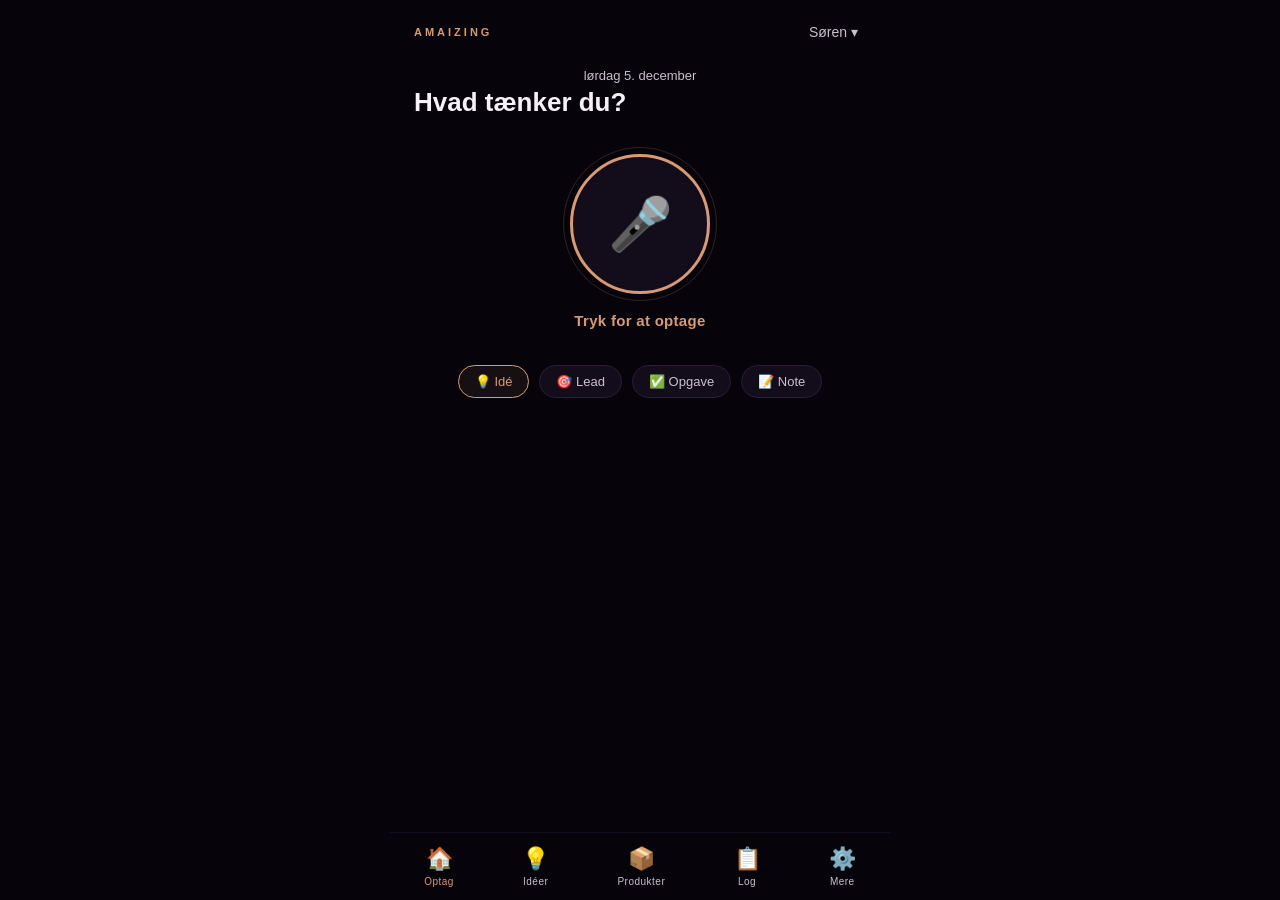
<file: amaizing-cockpit.html>
<!DOCTYPE html>
<html lang="da">
<head>
  <meta charset="UTF-8">
  <meta name="viewport" content="width=device-width, initial-scale=1.0, maximum-scale=1.0">
  <meta name="theme-color" content="#06040a">
  <title>Amaizing Cockpit</title>
  <link rel="stylesheet" href="styles.css">
  <link rel="manifest" href="manifest.json">
  <link rel="apple-touch-icon" href="icons/icon-192.png">
</head>
<body>
  <div id="app">
    <!-- Header -->
    <header class="app-header">
      <span class="logo">AMAIZING</span>
      <button class="author-btn" id="authorBtn">Søren ▾</button>
    </header>

    <!-- Skærme -->
    <main id="screen-capture" class="screen active">
      <p class="screen-greeting" id="greeting"></p>
      <h1 class="screen-title">Hvad tænker du?</h1>

      <div class="capture-area">
        <button class="record-btn" id="recordBtn" aria-label="Optag tanke">
          <span class="record-icon">🎤</span>
        </button>
        <p class="record-hint" id="recordHint">Tryk for at optage</p>
        <div class="record-timer hidden" id="recordTimer">0:00</div>
        <div class="waveform hidden" id="waveform">
          <span></span><span></span><span></span><span></span><span></span>
          <span></span><span></span><span></span><span></span>
        </div>
      </div>

      <div class="category-chips">
        <button class="chip active" data-category="idea">💡 Idé</button>
        <button class="chip" data-category="lead">🎯 Lead</button>
        <button class="chip" data-category="task">✅ Opgave</button>
        <button class="chip" data-category="note">📝 Note</button>
      </div>

      <div class="transcript-preview hidden" id="transcriptPreview">
        <p class="transcript-text" id="transcriptText"></p>
        <div class="transcript-actions">
          <button class="btn-save" id="saveBtn">Gem</button>
          <button class="btn-discard" id="discardBtn">Slet</button>
        </div>
      </div>

      <div class="last-capture hidden" id="lastCapture"></div>
    </main>

    <main id="screen-ideas" class="screen">
      <div class="ideas-header">
        <h1 class="screen-title">Idé-board</h1>
        <button class="btn-new-idea" id="newIdeaBtn">+ Ny note</button>
      </div>

      <div class="filter-tabs" id="filterTabs">
        <button class="filter-tab active" data-filter="all">Alle</button>
        <button class="filter-tab" data-filter="idea">💡 Idéer</button>
        <button class="filter-tab" data-filter="lead">🎯 Leads</button>
        <button class="filter-tab" data-filter="task">✅ Opgaver</button>
        <button class="filter-tab" data-filter="note">📝 Noter</button>
      </div>

      <div class="ideas-list" id="ideasList"></div>
    </main>

    <main id="screen-log" class="screen">
      <h1 class="screen-title">Log</h1>
      <div class="log-list" id="logList"></div>
    </main>

    <main id="screen-products" class="screen">
      <h1 class="screen-title">Produkter</h1>

      <div class="product-card">
        <div class="product-header">
          <span class="product-icon">⚙️</span>
          <div>
            <div class="product-name">CAD Optimering</div>
            <div class="product-desc">Automatisering af CAD-tegningsprocesser med iLogic og AI</div>
          </div>
        </div>
        <div class="product-actions">
          <a class="product-btn product-btn--ghost" href="#" aria-disabled="true">
            📄 Salgsdokument <span class="product-soon">kommer snart</span>
          </a>
          <a class="product-btn product-btn--primary" href="roi.html">
            🔢 ROI-beregner
          </a>
        </div>
      </div>
    </main>

    <main id="screen-settings" class="screen">
      <h1 class="screen-title">Indstillinger</h1>
      <div class="settings-section">
        <label class="settings-label">Hvem er du?</label>
        <div class="author-options">
          <button class="author-option active" data-author="Søren">Søren</button>
          <button class="author-option" data-author="Rooba">Rooba</button>
        </div>
      </div>
    </main>

  </div>

  <!-- Bundnavigation -->
  <nav class="bottom-nav">
    <button class="nav-btn active" data-screen="capture">🏠<span>Optag</span></button>
    <button class="nav-btn" data-screen="ideas">💡<span>Idéer</span></button>
    <button class="nav-btn" data-screen="products">📦<span>Produkter</span></button>
    <button class="nav-btn" data-screen="log">📋<span>Log</span></button>
    <button class="nav-btn" data-screen="settings">⚙️<span>Mere</span></button>
  </nav>

  <!-- Toast notifikation -->
  <div class="toast hidden" id="toast"></div>

  <script type="module" src="capture.js"></script>
  <script type="module" src="ideas.js"></script>
  <script type="module" src="nav.js"></script>

  <script>
    if ('serviceWorker' in navigator) {
      navigator.serviceWorker.register('./sw.js');
    }
  </script>
</body>
</html>
</file>
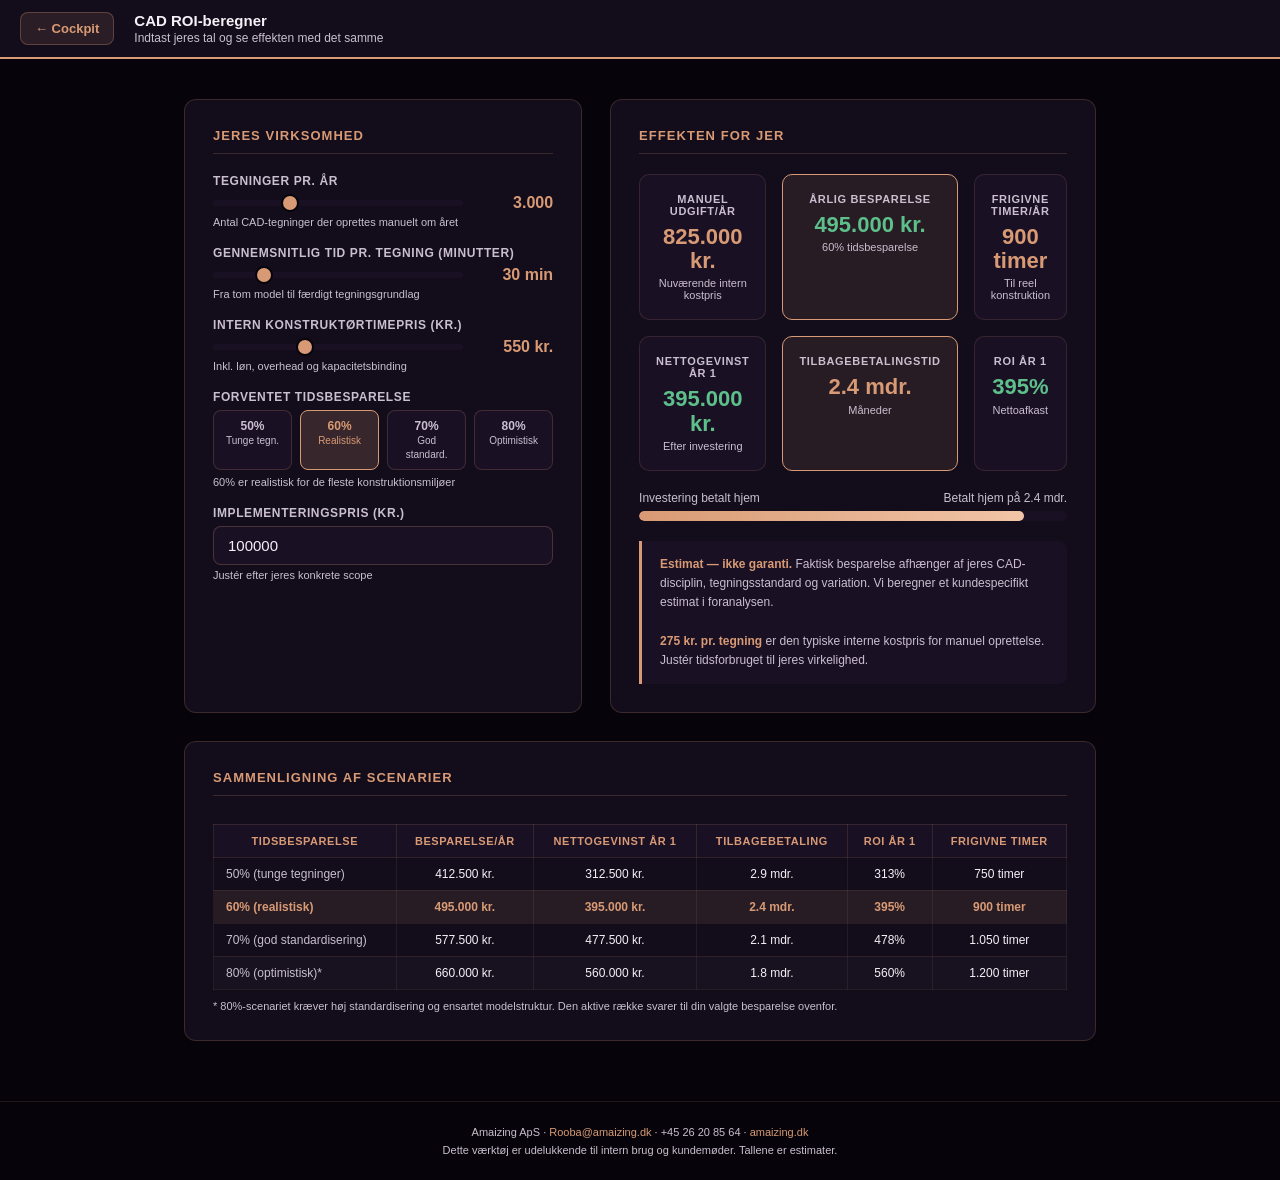
<file: roi.html>
<!DOCTYPE html>
<html lang="da">
<head>
<meta charset="UTF-8">
<meta name="viewport" content="width=device-width, initial-scale=1.0">
<title>CAD-tegningsautomatisering — ROI-beregner · Amaizing</title>
<style>
  :root {
    --bg:      #06040a;
    --panel:   #130c1b;
    --panel2:  #1a1024;
    --copper:  #d89a74;
    --lcopper: #f1c5a7;
    --white:   #f5f1f7;
    --muted:   #c9bfce;
    --body:    #f5f1f7;
    --green:   #5dbf8a;
    --h2:      #c47a3e;
  }
  * { box-sizing: border-box; margin: 0; padding: 0; }
  body {
    background: var(--bg);
    color: var(--body);
    font-family: Arial, Helvetica, sans-serif;
    font-size: 15px;
    min-height: 100vh;
  }

  /* HEADER */
  .header {
    background: var(--panel);
    border-bottom: 2px solid var(--copper);
    padding: 12px 20px;
    display: flex;
    align-items: center;
    gap: 20px;
  }
  .header-logo {
    width: 48px; height: 48px;
    background: var(--copper);
    border-radius: 8px;
    display: flex; align-items: center; justify-content: center;
    font-weight: 900; font-size: 22px; color: var(--bg);
    letter-spacing: -1px;
  }
  .header-title { flex: 1; }
  .header-title h1 { font-size: 15px; color: var(--white); font-weight: 700; }
  .header-title p { font-size: 12px; color: var(--muted); margin-top: 2px; }
  .header-tag {
    font-size: 11px; color: var(--copper);
    background: rgba(216,154,116,0.12);
    border: 1px solid rgba(216,154,116,0.3);
    padding: 4px 12px; border-radius: 20px;
    font-weight: 600;
  }

  /* LAYOUT */
  .main {
    max-width: 960px;
    margin: 0 auto;
    padding: 40px 24px 60px;
    display: grid;
    grid-template-columns: 1fr 1fr;
    gap: 28px;
  }
  .full { grid-column: 1 / -1; }

  /* KORT */
  .card {
    background: var(--panel);
    border: 1px solid rgba(216,154,116,0.2);
    border-radius: 12px;
    padding: 28px;
  }
  .card h2 {
    font-size: 13px;
    font-weight: 700;
    color: var(--copper);
    text-transform: uppercase;
    letter-spacing: 0.08em;
    margin-bottom: 20px;
    padding-bottom: 10px;
    border-bottom: 1px solid rgba(216,154,116,0.2);
  }

  /* INPUT */
  .field { margin-bottom: 18px; }
  .field label {
    display: block;
    font-size: 12px;
    color: var(--muted);
    margin-bottom: 6px;
    font-weight: 600;
    text-transform: uppercase;
    letter-spacing: 0.05em;
  }
  .field-row { display: flex; align-items: center; gap: 10px; }
  .field input[type=range] {
    flex: 1;
    -webkit-appearance: none;
    height: 6px;
    border-radius: 3px;
    background: var(--panel2);
    outline: none;
    cursor: pointer;
  }
  .field input[type=range]::-webkit-slider-thumb {
    -webkit-appearance: none;
    width: 18px; height: 18px;
    border-radius: 50%;
    background: var(--copper);
    cursor: pointer;
    border: 2px solid var(--bg);
  }
  .field input[type=number] {
    width: 100%;
    background: var(--panel2);
    border: 1px solid rgba(216,154,116,0.25);
    border-radius: 8px;
    color: var(--white);
    font-size: 15px;
    font-family: Arial, sans-serif;
    padding: 10px 14px;
    outline: none;
    transition: border-color 0.2s;
  }
  .field input[type=number]:focus {
    border-color: var(--copper);
  }
  .field-value {
    min-width: 80px;
    text-align: right;
    font-size: 16px;
    font-weight: 700;
    color: var(--copper);
  }
  .field-hint {
    font-size: 11px;
    color: var(--muted);
    margin-top: 4px;
  }

  /* REDUCER */
  .reducer-row {
    display: flex;
    gap: 8px;
    margin-bottom: 6px;
  }
  .reducer-btn {
    flex: 1;
    background: var(--panel2);
    border: 1px solid rgba(216,154,116,0.2);
    border-radius: 8px;
    color: var(--muted);
    font-size: 12px;
    font-weight: 600;
    padding: 8px;
    cursor: pointer;
    transition: all 0.15s;
    text-align: center;
  }
  .reducer-btn:hover { border-color: var(--copper); color: var(--copper); }
  .reducer-btn.active {
    background: rgba(216,154,116,0.18);
    border-color: var(--copper);
    color: var(--copper);
  }

  /* RESULTATER */
  .results-grid {
    display: grid;
    grid-template-columns: repeat(3, 1fr);
    gap: 16px;
    margin-bottom: 20px;
  }
  .result-box {
    background: var(--panel2);
    border: 1px solid rgba(216,154,116,0.15);
    border-radius: 10px;
    padding: 18px 16px;
    text-align: center;
  }
  .result-box.highlight {
    background: rgba(216,154,116,0.1);
    border-color: var(--copper);
  }
  .result-label {
    font-size: 11px;
    color: var(--muted);
    font-weight: 600;
    text-transform: uppercase;
    letter-spacing: 0.06em;
    margin-bottom: 8px;
  }
  .result-value {
    font-size: 22px;
    font-weight: 700;
    color: var(--copper);
    line-height: 1.1;
  }
  .result-value.green { color: var(--green); }
  .result-sub {
    font-size: 11px;
    color: var(--muted);
    margin-top: 4px;
  }

  /* BREAK-EVEN BAR */
  .payback-section { margin-top: 4px; }
  .payback-label {
    display: flex;
    justify-content: space-between;
    font-size: 12px;
    color: var(--muted);
    margin-bottom: 6px;
  }
  .payback-bar-bg {
    height: 10px;
    background: var(--panel2);
    border-radius: 5px;
    overflow: hidden;
  }
  .payback-bar-fill {
    height: 100%;
    background: linear-gradient(90deg, var(--copper), var(--lcopper));
    border-radius: 5px;
    transition: width 0.4s ease;
    min-width: 4px;
  }

  /* FORUDSÆTNINGER NOTE */
  .note {
    background: var(--panel2);
    border-left: 3px solid var(--copper);
    border-radius: 0 8px 8px 0;
    padding: 14px 18px;
    font-size: 12px;
    color: var(--muted);
    line-height: 1.6;
    margin-top: 4px;
  }
  .note strong { color: var(--copper); }

  /* TABEL */
  .scenario-table {
    width: 100%;
    border-collapse: collapse;
    font-size: 12px;
    margin-top: 8px;
  }
  .scenario-table th {
    background: var(--panel2);
    color: var(--copper);
    font-weight: 700;
    padding: 10px 12px;
    text-align: center;
    border: 1px solid rgba(216,154,116,0.15);
    font-size: 11px;
    text-transform: uppercase;
    letter-spacing: 0.05em;
  }
  .scenario-table td {
    padding: 9px 12px;
    text-align: center;
    border: 1px solid rgba(216,154,116,0.1);
    color: var(--white);
  }
  .scenario-table tr:nth-child(even) td { background: rgba(255,255,255,0.02); }
  .scenario-table tr.active-row td { background: rgba(216,154,116,0.1); color: var(--copper); font-weight: 700; }
  .scenario-table td:first-child { text-align: left; color: var(--muted); }

  /* FOOTER */
  .footer {
    text-align: center;
    padding: 24px;
    font-size: 11px;
    color: var(--muted);
    border-top: 1px solid rgba(216,154,116,0.12);
  }
  .footer a { color: var(--copper); text-decoration: none; }

  /* TILBAGE-KNAP */
  .back-btn {
    display: inline-flex;
    align-items: center;
    gap: 6px;
    background: rgba(216,154,116,0.12);
    border: 1px solid rgba(216,154,116,0.3);
    border-radius: 8px;
    color: var(--copper);
    font-size: 13px;
    font-weight: 600;
    padding: 8px 14px;
    cursor: pointer;
    text-decoration: none;
    transition: background 0.15s;
    white-space: nowrap;
  }
  .back-btn:hover { background: rgba(216,154,116,0.22); }

  /* TABEL SCROLL PÅ MOBIL */
  .table-scroll { overflow-x: auto; -webkit-overflow-scrolling: touch; }

  @media (max-width: 680px) {
    .main { grid-template-columns: 1fr; padding: 20px 16px 40px; }
    .results-grid { grid-template-columns: 1fr 1fr; }
    .header { padding: 12px 16px; gap: 12px; }
    .header-logo { width: 36px; height: 36px; font-size: 16px; }
    .header-title h1 { font-size: 13px; }
    .header-title p { font-size: 11px; }
    .scenario-table { font-size: 11px; }
    .scenario-table th, .scenario-table td { padding: 8px 8px; }
  }
</style>
</head>
<body>

<div class="header">
  <a class="back-btn" href="amaizing-cockpit.html">← Cockpit</a>
  <div class="header-title">
    <h1>CAD ROI-beregner</h1>
    <p>Indtast jeres tal og se effekten med det samme</p>
  </div>
</div>

<div class="main">

  <!-- INPUT VENSTRE -->
  <div class="card">
    <h2>Jeres virksomhed</h2>

    <div class="field">
      <label>Tegninger pr. år</label>
      <div class="field-row">
        <input type="range" id="sld-tegninger" min="100" max="10000" step="100" value="3000"
               oninput="sync('tegninger', this.value); beregn()">
        <span class="field-value" id="val-tegninger">3.000</span>
      </div>
      <div class="field-hint">Antal CAD-tegninger der oprettes manuelt om året</div>
    </div>

    <div class="field">
      <label>Gennemsnitlig tid pr. tegning (minutter)</label>
      <div class="field-row">
        <input type="range" id="sld-minutter" min="10" max="120" step="5" value="30"
               oninput="sync('minutter', this.value); beregn()">
        <span class="field-value" id="val-minutter">30 min</span>
      </div>
      <div class="field-hint">Fra tom model til færdigt tegningsgrundlag</div>
    </div>

    <div class="field">
      <label>Intern konstruktørtimepris (kr.)</label>
      <div class="field-row">
        <input type="range" id="sld-timepris" min="300" max="1000" step="25" value="550"
               oninput="sync('timepris', this.value); beregn()">
        <span class="field-value" id="val-timepris">550 kr.</span>
      </div>
      <div class="field-hint">Inkl. løn, overhead og kapacitetsbinding</div>
    </div>

    <div class="field">
      <label>Forventet tidsbesparelse</label>
      <div class="reducer-row">
        <div class="reducer-btn" onclick="setReduktion(50)">50%<br><span style="font-weight:400;font-size:10px">Tunge tegn.</span></div>
        <div class="reducer-btn active" onclick="setReduktion(60)">60%<br><span style="font-weight:400;font-size:10px">Realistisk</span></div>
        <div class="reducer-btn" onclick="setReduktion(70)">70%<br><span style="font-weight:400;font-size:10px">God standard.</span></div>
        <div class="reducer-btn" onclick="setReduktion(80)">80%<br><span style="font-weight:400;font-size:10px">Optimistisk</span></div>
      </div>
      <div class="field-hint">60% er realistisk for de fleste konstruktionsmiljøer</div>
    </div>

    <div class="field">
      <label>Implementeringspris (kr.)</label>
      <input type="number" id="inp-implpris" value="100000" min="10000" max="500000" step="5000"
             oninput="beregn()">
      <div class="field-hint">Justér efter jeres konkrete scope</div>
    </div>
  </div>

  <!-- RESULTATER HØJRE -->
  <div class="card">
    <h2>Effekten for jer</h2>

    <div class="results-grid">
      <div class="result-box">
        <div class="result-label">Manuel udgift/år</div>
        <div class="result-value" id="res-manuel">—</div>
        <div class="result-sub">Nuværende intern kostpris</div>
      </div>
      <div class="result-box highlight">
        <div class="result-label">Årlig besparelse</div>
        <div class="result-value green" id="res-besparelse">—</div>
        <div class="result-sub" id="res-besparelse-sub">—</div>
      </div>
      <div class="result-box">
        <div class="result-label">Frigivne timer/år</div>
        <div class="result-value" id="res-timer">—</div>
        <div class="result-sub">Til reel konstruktion</div>
      </div>
      <div class="result-box">
        <div class="result-label">Nettogevinst år 1</div>
        <div class="result-value green" id="res-netto">—</div>
        <div class="result-sub">Efter investering</div>
      </div>
      <div class="result-box highlight">
        <div class="result-label">Tilbagebetalingstid</div>
        <div class="result-value" id="res-tilbageb">—</div>
        <div class="result-sub">Måneder</div>
      </div>
      <div class="result-box">
        <div class="result-label">ROI år 1</div>
        <div class="result-value green" id="res-roi">—</div>
        <div class="result-sub">Nettoafkast</div>
      </div>
    </div>

    <div class="payback-section">
      <div class="payback-label">
        <span>Investering betalt hjem</span>
        <span id="payback-pct-label">—</span>
      </div>
      <div class="payback-bar-bg">
        <div class="payback-bar-fill" id="payback-bar" style="width:0%"></div>
      </div>
    </div>

    <div class="note" style="margin-top:20px">
      <strong>Estimat — ikke garanti.</strong> Faktisk besparelse afhænger af jeres CAD-disciplin,
      tegningsstandard og variation. Vi beregner et kundespecifikt estimat i foranalysen.
      <br><br>
      <strong>275 kr. pr. tegning</strong> er den typiske interne kostpris for manuel oprettelse.
      Justér tidsforbruget til jeres virkelighed.
    </div>
  </div>

  <!-- SCENARIETABEL -->
  <div class="card full">
    <h2>Sammenligning af scenarier</h2>
    <div class="table-scroll"><table class="scenario-table" id="scenario-table">
      <thead>
        <tr>
          <th>Tidsbesparelse</th>
          <th>Besparelse/år</th>
          <th>Nettogevinst år 1</th>
          <th>Tilbagebetaling</th>
          <th>ROI år 1</th>
          <th>Frigivne timer</th>
        </tr>
      </thead>
      <tbody id="scenario-body"></tbody>
    </table></div>
    <div style="font-size:11px;color:var(--muted);margin-top:10px">
      * 80%-scenariet kræver høj standardisering og ensartet modelstruktur.
      Den aktive række svarer til din valgte besparelse ovenfor.
    </div>
  </div>

</div>

<div class="footer">
  Amaizing ApS · <a href="mailto:Rooba@amaizing.dk">Rooba@amaizing.dk</a> · +45 26 20 85 64 ·
  <a href="https://amaizing.dk">amaizing.dk</a>
  <br>
  <span style="margin-top:6px;display:block">
    Dette værktøj er udelukkende til intern brug og kundemøder. Tallene er estimater.
  </span>
</div>

<script>
let reduktion = 60;

function fmt(n) {
  return n.toLocaleString('da-DK') + ' kr.';
}
function fmtN(n) {
  return n.toLocaleString('da-DK');
}

function setReduktion(pct) {
  reduktion = pct;
  document.querySelectorAll('.reducer-btn').forEach(b => b.classList.remove('active'));
  const btns = document.querySelectorAll('.reducer-btn');
  const map = {50:0, 60:1, 70:2, 80:3};
  if (map[pct] !== undefined) btns[map[pct]].classList.add('active');
  beregn();
}

function sync(field, val) {
  val = parseInt(val);
  if (field === 'tegninger') {
    document.getElementById('val-tegninger').textContent = fmtN(val);
  } else if (field === 'minutter') {
    document.getElementById('val-minutter').textContent = val + ' min';
  } else if (field === 'timepris') {
    document.getElementById('val-timepris').textContent = fmtN(val) + ' kr.';
  }
}

function beregn() {
  const tegninger   = parseInt(document.getElementById('sld-tegninger').value);
  const minutter    = parseInt(document.getElementById('sld-minutter').value);
  const timepris    = parseInt(document.getElementById('sld-timepris').value);
  const implpris    = parseInt(document.getElementById('inp-implpris').value) || 100000;

  const timerPrTegning = minutter / 60;
  const manuel   = Math.round(tegninger * timerPrTegning * timepris);
  const bespar   = Math.round(manuel * reduktion / 100);
  const timer    = Math.round(tegninger * timerPrTegning * reduktion / 100);
  const netto    = bespar - implpris;
  const tilbage  = bespar > 0 ? (implpris / (bespar / 12)) : 99;
  const roi      = implpris > 0 ? Math.round((netto / implpris) * 100) : 0;

  document.getElementById('res-manuel').textContent     = fmt(manuel);
  document.getElementById('res-besparelse').textContent = fmt(bespar);
  document.getElementById('res-besparelse-sub').textContent = reduktion + '% tidsbesparelse';
  document.getElementById('res-timer').textContent      = fmtN(timer) + ' timer';
  document.getElementById('res-netto').textContent      = netto >= 0 ? fmt(netto) : '-' + fmt(-netto);
  document.getElementById('res-tilbageb').textContent   = tilbage < 24 ? tilbage.toFixed(1) + ' mdr.' : '> 24 mdr.';
  document.getElementById('res-roi').textContent        = roi + '%';

  // Payback bar (maks 24 mdr = 100%)
  const pct = Math.min(100, Math.max(0, Math.round((1 - tilbage/24) * 100)));
  document.getElementById('payback-bar').style.width = pct + '%';
  document.getElementById('payback-pct-label').textContent =
    tilbage < 24 ? 'Betalt hjem på ' + tilbage.toFixed(1) + ' mdr.' : 'Over 2 år';

  // Scenarietabel
  const scenarier = [50, 60, 70, 80];
  const labels = ['50% (tunge tegninger)', '60% (realistisk)', '70% (god standardisering)', '80% (optimistisk)*'];
  const tbody = document.getElementById('scenario-body');
  tbody.innerHTML = '';
  scenarier.forEach((pctS, i) => {
    const b = Math.round(manuel * pctS / 100);
    const t = Math.round(tegninger * timerPrTegning * pctS / 100);
    const n = b - implpris;
    const tb = b > 0 ? (implpris / (b / 12)) : 99;
    const r = implpris > 0 ? Math.round((n / implpris) * 100) : 0;
    const tr = document.createElement('tr');
    if (pctS === reduktion) tr.className = 'active-row';
    tr.innerHTML = `
      <td>${labels[i]}</td>
      <td>${fmt(b)}</td>
      <td>${n >= 0 ? fmt(n) : '-' + fmt(-n)}</td>
      <td>${tb < 24 ? tb.toFixed(1) + ' mdr.' : '> 24 mdr.'}</td>
      <td>${r}%</td>
      <td>${fmtN(t)} timer</td>
    `;
    tbody.appendChild(tr);
  });
}

// Init
beregn();
</script>
</body>
</html>
</file>
<file: styles.css>
*, *::before, *::after { box-sizing: border-box; margin: 0; padding: 0; }

:root {
  --bg:          #06040a;
  --panel:       #130c1b;
  --panel2:      #1a1024;
  --copper:      #d89a74;
  --copper-light:#f1c5a7;
  --white:       #f5f1f7;
  --muted:       #c9bfce;
  --purple:      #7b3bb5;
  --danger:      #e05555;
  --success:     #5ab85a;
  --radius:      12px;
  --nav-height:  68px;
}

html, body {
  height: 100%;
  background: var(--bg);
  color: var(--white);
  font-family: -apple-system, BlinkMacSystemFont, 'Segoe UI', sans-serif;
  -webkit-font-smoothing: antialiased;
  font-size: 16px;
}

#app {
  display: flex;
  flex-direction: column;
  min-height: calc(100vh - var(--nav-height));
  padding-bottom: var(--nav-height);
}

.app-header {
  display: flex;
  justify-content: space-between;
  align-items: center;
  padding: 20px 24px 8px;
}

.logo {
  font-size: 11px;
  font-weight: 700;
  letter-spacing: 3px;
  color: var(--copper);
}

.author-btn {
  background: none;
  border: none;
  color: var(--muted);
  font-size: 14px;
  cursor: pointer;
  padding: 4px 8px;
}

.screen { display: none; padding: 16px 24px; flex: 1; }
.screen.active { display: block; }

.screen-greeting { color: var(--muted); font-size: 13px; margin-bottom: 4px; text-align: center; }
.screen-title { font-size: 26px; font-weight: 700; margin-bottom: 36px; }

.capture-area {
  display: flex;
  flex-direction: column;
  align-items: center;
  margin-bottom: 36px;
}

.record-btn {
  width: 140px;
  height: 140px;
  border-radius: 50%;
  border: 3px solid var(--copper);
  background: var(--panel);
  font-size: 52px;
  cursor: pointer;
  transition: all 0.2s;
  margin-bottom: 18px;
  position: relative;
  display: flex;
  align-items: center;
  justify-content: center;
}

.record-btn::before {
  content: '';
  position: absolute;
  inset: -10px;
  border-radius: 50%;
  border: 1px solid rgba(216,154,116,0.2);
  pointer-events: none;
}

.record-btn.recording {
  border-color: var(--danger);
  background: #1a0808;
  box-shadow: 0 0 40px rgba(224,85,85,0.3);
}

.record-btn.recording::before {
  border-color: rgba(224,85,85,0.2);
}

.record-hint {
  color: var(--copper);
  font-size: 15px;
  font-weight: 600;
  letter-spacing: 0.3px;
}

.record-hint.recording { color: var(--danger); }

.record-timer {
  color: var(--muted);
  font-size: 16px;
  margin-top: 10px;
}

.waveform {
  display: flex;
  align-items: center;
  gap: 4px;
  height: 36px;
  margin-top: 14px;
}

.waveform span {
  width: 4px;
  background: var(--danger);
  border-radius: 2px;
  animation: wave 0.8s ease-in-out infinite alternate;
}

.waveform span:nth-child(1) { height: 8px;  animation-delay: 0.0s; }
.waveform span:nth-child(2) { height: 22px; animation-delay: 0.1s; }
.waveform span:nth-child(3) { height: 14px; animation-delay: 0.2s; }
.waveform span:nth-child(4) { height: 30px; animation-delay: 0.3s; }
.waveform span:nth-child(5) { height: 18px; animation-delay: 0.4s; }
.waveform span:nth-child(6) { height: 26px; animation-delay: 0.3s; }
.waveform span:nth-child(7) { height: 10px; animation-delay: 0.2s; }
.waveform span:nth-child(8) { height: 24px; animation-delay: 0.1s; }
.waveform span:nth-child(9) { height: 16px; animation-delay: 0.0s; }

@keyframes wave {
  from { transform: scaleY(0.5); }
  to   { transform: scaleY(1.0); }
}

.category-chips {
  display: flex;
  gap: 10px;
  flex-wrap: wrap;
  justify-content: center;
  margin-bottom: 24px;
}

.chip {
  background: var(--panel);
  border: 1.5px solid #2a1e38;
  border-radius: 24px;
  padding: 8px 16px;
  color: var(--muted);
  font-size: 13px;
  cursor: pointer;
  transition: all 0.15s;
}

.chip.active {
  border-color: var(--copper);
  color: var(--copper);
  background: rgba(216,154,116,0.08);
}

.transcript-preview {
  background: var(--panel);
  border-radius: var(--radius);
  padding: 18px;
  margin-bottom: 16px;
}

.transcript-text {
  color: var(--white);
  font-size: 16px;
  line-height: 1.6;
  margin-bottom: 16px;
}

.transcript-actions { display: flex; gap: 10px; }

.btn-save {
  flex: 1;
  background: var(--copper);
  color: var(--bg);
  border: none;
  border-radius: 10px;
  padding: 13px;
  font-size: 15px;
  font-weight: 700;
  cursor: pointer;
}

.btn-discard {
  background: var(--panel2);
  color: var(--muted);
  border: none;
  border-radius: 10px;
  padding: 13px 18px;
  font-size: 15px;
  cursor: pointer;
}

.last-capture {
  background: var(--panel);
  border-left: 4px solid var(--purple);
  border-radius: 0 var(--radius) var(--radius) 0;
  padding: 14px;
}

.ideas-header {
  display: flex;
  justify-content: space-between;
  align-items: center;
  margin-bottom: 16px;
}

.btn-new-idea {
  background: var(--copper);
  color: var(--bg);
  border: none;
  border-radius: 8px;
  padding: 8px 16px;
  font-size: 13px;
  font-weight: 700;
  cursor: pointer;
}

.filter-tabs {
  display: flex;
  gap: 14px;
  border-bottom: 1px solid var(--panel);
  padding-bottom: 12px;
  margin-bottom: 16px;
  overflow-x: auto;
  scrollbar-width: none;
}

.filter-tab {
  background: none;
  border: none;
  color: var(--muted);
  font-size: 13px;
  cursor: pointer;
  white-space: nowrap;
  padding-bottom: 4px;
  border-bottom: 2px solid transparent;
}

.filter-tab.active {
  color: var(--copper);
  border-bottom-color: var(--copper);
}

.idea-card {
  background: var(--panel);
  border-radius: var(--radius);
  padding: 16px;
  margin-bottom: 12px;
  border-left: 4px solid var(--muted);
  position: relative;
}

.idea-card[data-category="idea"]  { border-left-color: var(--copper); }
.idea-card[data-category="lead"]  { border-left-color: var(--purple); }
.idea-card[data-category="task"]  { border-left-color: var(--success); }
.idea-card[data-category="note"]  { border-left-color: var(--muted); }

.idea-card-meta {
  display: flex;
  justify-content: space-between;
  align-items: center;
  margin-bottom: 10px;
}

.idea-category-chip {
  font-size: 11px;
  background: var(--panel2);
  border-radius: 5px;
  padding: 4px 10px;
  color: var(--muted);
}

.idea-date { font-size: 11px; color: var(--muted); }

.idea-text {
  font-size: 15px;
  font-weight: 500;
  color: var(--white);
  line-height: 1.55;
  margin-bottom: 8px;
}

.idea-author { font-size: 12px; color: var(--muted); }
.idea-author-soren { color: var(--copper); }
.idea-author-rooba { color: var(--purple); }

.idea-delete {
  position: absolute;
  top: 14px;
  right: 14px;
  background: none;
  border: none;
  color: var(--muted);
  font-size: 18px;
  cursor: pointer;
  opacity: 0;
  transition: opacity 0.15s;
  line-height: 1;
}

.idea-card:hover .idea-delete { opacity: 1; }

.bottom-nav {
  position: fixed;
  bottom: 0;
  left: 0;
  right: 0;
  height: var(--nav-height);
  background: var(--bg);
  border-top: 1px solid var(--panel);
  display: flex;
  justify-content: space-around;
  align-items: center;
  z-index: 100;
}

.nav-btn {
  background: none;
  border: none;
  color: var(--muted);
  font-size: 22px;
  display: flex;
  flex-direction: column;
  align-items: center;
  gap: 4px;
  cursor: pointer;
  padding: 8px 20px;
  transition: color 0.15s;
}

.nav-btn.active { color: var(--copper); }
.nav-btn span { font-size: 10px; letter-spacing: 0.5px; }

.settings-section { margin-bottom: 28px; }
.settings-label {
  color: var(--muted);
  font-size: 11px;
  letter-spacing: 1.5px;
  text-transform: uppercase;
  margin-bottom: 14px;
  display: block;
}

.author-options { display: flex; gap: 12px; }

.author-option {
  flex: 1;
  background: var(--panel);
  border: 1.5px solid #2a1e38;
  border-radius: 10px;
  padding: 16px;
  color: var(--muted);
  font-size: 15px;
  cursor: pointer;
  text-align: center;
  transition: all 0.15s;
}

.author-option.active {
  border-color: var(--copper);
  color: var(--copper);
  background: rgba(216,154,116,0.06);
}

.toast {
  position: fixed;
  bottom: calc(var(--nav-height) + 20px);
  left: 50%;
  transform: translateX(-50%);
  background: var(--panel);
  color: var(--white);
  padding: 12px 24px;
  border-radius: 12px;
  font-size: 14px;
  z-index: 200;
  border: 1px solid var(--copper);
  white-space: nowrap;
  transition: opacity 0.3s;
}

/* ── Produkter-skærm ── */
.product-card {
  background: var(--panel);
  border: 1px solid rgba(216,154,116,0.2);
  border-radius: var(--radius);
  padding: 20px;
  margin-bottom: 16px;
}
.product-header {
  display: flex;
  align-items: flex-start;
  gap: 14px;
  margin-bottom: 18px;
}
.product-icon {
  font-size: 28px;
  line-height: 1;
  margin-top: 2px;
}
.product-name {
  font-size: 17px;
  font-weight: 700;
  color: var(--white);
  margin-bottom: 4px;
}
.product-desc {
  font-size: 12px;
  color: var(--muted);
  line-height: 1.5;
}
.product-actions {
  display: flex;
  flex-direction: column;
  gap: 10px;
}
.product-btn {
  display: flex;
  align-items: center;
  justify-content: center;
  gap: 8px;
  padding: 14px 20px;
  border-radius: 10px;
  font-size: 15px;
  font-weight: 600;
  text-decoration: none;
  cursor: pointer;
  transition: background 0.15s;
}
.product-btn--primary {
  background: rgba(216,154,116,0.15);
  border: 1px solid rgba(216,154,116,0.4);
  color: var(--copper);
}
.product-btn--primary:hover { background: rgba(216,154,116,0.25); }
.product-btn--ghost {
  background: transparent;
  border: 1px solid rgba(255,255,255,0.08);
  color: var(--muted);
  pointer-events: none;
}
.product-soon {
  font-size: 11px;
  font-weight: 400;
  background: rgba(255,255,255,0.06);
  border-radius: 20px;
  padding: 2px 8px;
}

.hidden { display: none !important; }

@media (min-width: 600px) {
  #app { max-width: 500px; margin: 0 auto; }
  .bottom-nav { max-width: 500px; left: 50%; transform: translateX(-50%); }
}
</file>
